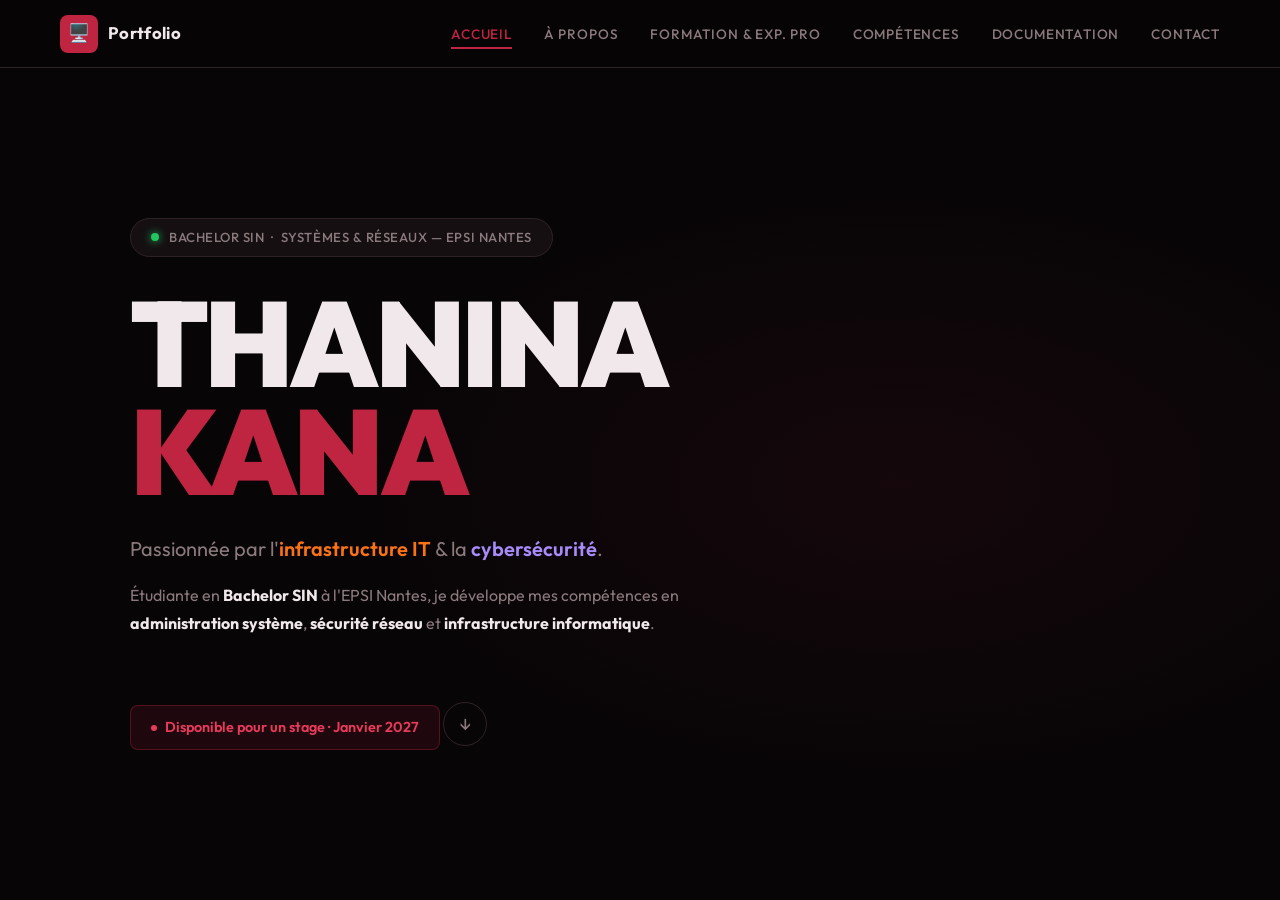
<file: index.html>
<!DOCTYPE html>
<html lang="fr">
<head>
    <meta charset="UTF-8">
    <meta name="viewport" content="width=device-width, initial-scale=1.0">
    <title>Thanina Kana — Accueil</title>
    <link href="https://fonts.googleapis.com/css2?family=Outfit:wght@300;400;500;600;700;800;900&family=JetBrains+Mono:wght@400;500&display=swap" rel="stylesheet">
    <link rel="stylesheet" href="style.css">
    <script async src="https://www.googletagmanager.com/gtag/js?id=G-7P7NPSGLMM"></script>
    <script>
      window.dataLayer = window.dataLayer || [];
      function gtag(){dataLayer.push(arguments);}
      gtag('js', new Date());
      gtag('config', 'G-7P7NPSGLMM');
    </script>
</head>
<body>

<nav>
    <a href="index.html" class="nav-logo">
        <div class="nav-logo-icon">🖥️</div>
        <span class="nav-logo-text">Portfolio</span>
    </a>
    <button class="hamburger" id="hamburger" aria-label="Menu"><span></span><span></span><span></span></button>
    <ul class="nav-links" id="nav-links">
        <li><a href="index.html" class="active">Accueil</a></li>
        <li><a href="Apropos.html">À propos</a></li>
        <li><a href="Formation.html">Formation &amp; Exp. Pro</a></li>
        <li><a href="Competences.html">Compétences</a></li>
        <li><a href="Documentation.html">Documentation</a></li>
        <li><a href="Contact.html">Contact</a></li>
    </ul>
</nav>

<section id="accueil" class="page-section">
    <div class="container">
        <div class="hero-badge">
            <span class="dot"></span>
            Bachelor SIN &nbsp;·&nbsp; Systèmes &amp; Réseaux — EPSI Nantes
        </div>
        <h1 class="hero-name">
            <span class="line1">THANINA</span>
            <span class="line2">KANA</span>
        </h1>
        <p class="hero-tagline">
            Passionnée par l'<span class="hl-orange">infrastructure IT</span> &amp; la <span class="hl-purple">cybersécurité</span>.
        </p>
        <p class="hero-desc">
            Étudiante en <strong>Bachelor SIN</strong> à l'EPSI Nantes, je développe mes compétences en
            <strong>administration système</strong>, <strong>sécurité réseau</strong> et <strong>infrastructure informatique</strong>.
        </p>
        <div class="hero-stage-badge">
            <span style="width:6px;height:6px;border-radius:50%;background:var(--accent2);display:inline-block;flex-shrink:0;"></span>
            Disponible pour un stage · Janvier 2027
        </div>
        <a href="Apropos.html" class="hero-scroll">↓</a>
    </div>
</section>

<script>
    const btn = document.getElementById('hamburger');
    const menu = document.getElementById('nav-links');
    btn.addEventListener('click', () => {
        btn.classList.toggle('open');
        menu.classList.toggle('open');
    });
    menu.querySelectorAll('a').forEach(a => {
        a.addEventListener('click', () => {
            btn.classList.remove('open');
            menu.classList.remove('open');
        });
    });
</script>
</body>
</html>
</file>
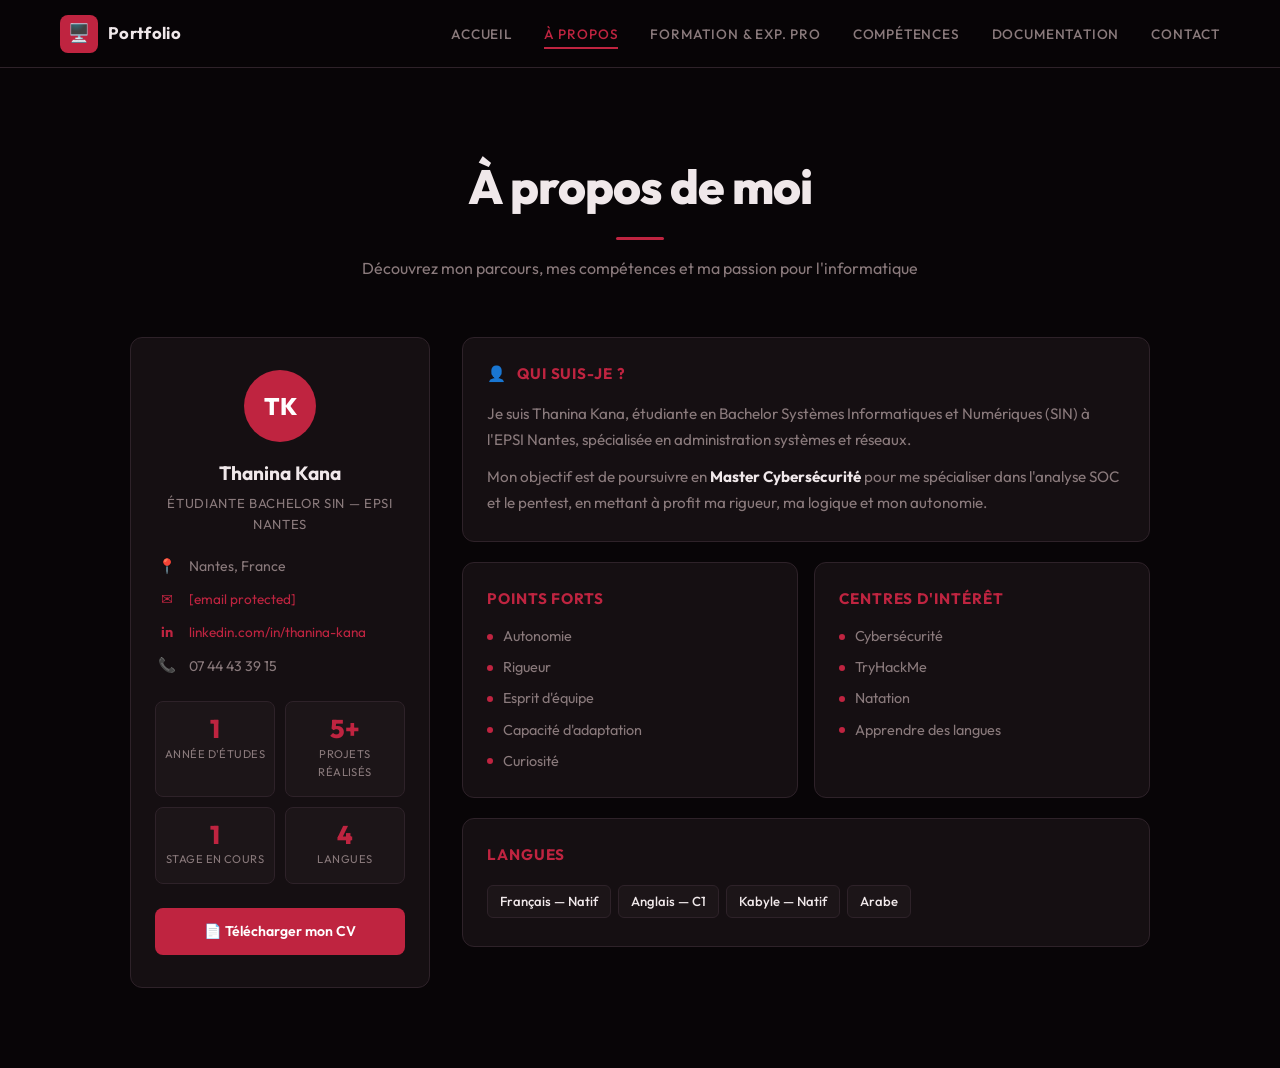
<file: Apropos.html>
<!DOCTYPE html>
<html lang="fr">
<head>
    <meta charset="UTF-8">
    <meta name="viewport" content="width=device-width, initial-scale=1.0">
    <title>Thanina Kana — À propos</title>
    <link href="https://fonts.googleapis.com/css2?family=Outfit:wght@300;400;500;600;700;800;900&family=JetBrains+Mono:wght@400;500&display=swap" rel="stylesheet">
    <link rel="stylesheet" href="style.css">
    <script async src="https://www.googletagmanager.com/gtag/js?id=G-7P7NPSGLMM"></script>
    <script>
      window.dataLayer = window.dataLayer || [];
      function gtag(){dataLayer.push(arguments);}
      gtag('js', new Date());
      gtag('config', 'G-7P7NPSGLMM');
    </script>
</head>
<body>

<nav>
    <a href="index.html" class="nav-logo">
        <div class="nav-logo-icon">🖥️</div>
        <span class="nav-logo-text">Portfolio</span>
    </a>
    <button class="hamburger" id="hamburger" aria-label="Menu"><span></span><span></span><span></span></button>
    <ul class="nav-links" id="nav-links">
        <li><a href="index.html">Accueil</a></li>
        <li><a href="Apropos.html" class="active">À propos</a></li>
        <li><a href="Formation.html">Formation &amp; Exp. Pro</a></li>
        <li><a href="Competences.html">Compétences</a></li>
        <li><a href="Documentation.html">Documentation</a></li>
        <li><a href="Contact.html">Contact</a></li>
    </ul>
</nav>

<section class="page-section">
    <div class="container">

        <div class="section-heading">
            <h2>À propos de moi</h2>
            <div class="underline"></div>
            <p>Découvrez mon parcours, mes compétences et ma passion pour l'informatique</p>
        </div>

        <div class="about-layout">

            <div class="profile-card">
                <div class="profile-avatar">TK</div>
                <div class="profile-name">Thanina Kana</div>
                <div class="profile-title">Étudiante Bachelor SIN — EPSI Nantes</div>

                <div class="profile-infos">
                    <div class="profile-info-row">
                        <span class="p-icon">📍</span>
                        Nantes, France
                    </div>
                    <div class="profile-info-row">
                        <span class="p-icon">✉</span>
                        <a href="/cdn-cgi/l/email-protection#1b6f737a7572757a707a757a2f5b7c767a727735787476"><span class="__cf_email__" data-cfemail="32465a535c5b5c5359535c530672555f535b5e1c515d5f">[email&#160;protected]</span></a>
                    </div>
                    <div class="profile-info-row">
                        <span class="p-icon">in</span>
                        <a href="https://www.linkedin.com/in/thanina-kana/" target="_blank" rel="noopener">linkedin.com/in/thanina-kana</a>
                    </div>
                    <div class="profile-info-row">
                        <span class="p-icon">📞</span>
                        07 44 43 39 15
                    </div>
                </div>

                <div class="stats-grid">
                    <div class="stat-box">
                        <div class="stat-num">1</div>
                        <div class="stat-label">Année d'études</div>
                    </div>
                    <div class="stat-box">
                        <div class="stat-num">5+</div>
                        <div class="stat-label">Projets réalisés</div>
                    </div>
                    <div class="stat-box">
                        <div class="stat-num">1</div>
                        <div class="stat-label">Stage en cours</div>
                    </div>
                    <div class="stat-box">
                        <div class="stat-num">4</div>
                        <div class="stat-label">Langues</div>
                    </div>
                </div>

                <a href="CV_Thanina_Kana.pdf" download="CV_Thanina_Kana.pdf" class="cv-download">
                    📄 Télécharger mon CV
                </a>
            </div>

            <div class="about-right">

                <div class="about-card">
                    <div class="about-card-title">
                        <div class="icon">👤</div>
                        Qui suis-je ?
                    </div>
                    <p>Je suis Thanina Kana, étudiante en Bachelor Systèmes Informatiques et Numériques (SIN) à l'EPSI Nantes, spécialisée en administration systèmes et réseaux.</p>
                    <p>Mon objectif est de poursuivre en <strong>Master Cybersécurité</strong> pour me spécialiser dans l'analyse SOC et le pentest, en mettant à profit ma rigueur, ma logique et mon autonomie.</p>
                </div>

                <div class="two-cols">
                    <div class="about-card">
                        <div class="about-card-title">Points forts</div>
                        <ul class="bullet-list">
                            <li>Autonomie</li>
                            <li>Rigueur</li>
                            <li>Esprit d'équipe</li>
                            <li>Capacité d'adaptation</li>
                            <li>Curiosité</li>
                        </ul>
                    </div>
                    <div class="about-card">
                        <div class="about-card-title">Centres d'intérêt</div>
                        <ul class="bullet-list">
                            <li>Cybersécurité</li>
                            <li>TryHackMe</li>
                            <li>Natation</li>
                            <li>Apprendre des langues</li>
                        </ul>
                    </div>
                </div>

                <div class="about-card">
                    <div class="about-card-title">Langues</div>
                    <div>
                        <span class="lang-tag">Français — Natif</span>
                        <span class="lang-tag">Anglais — C1</span>
                        <span class="lang-tag">Kabyle — Natif</span>
                        <span class="lang-tag">Arabe</span>
                    </div>
                </div>

            </div>
        </div>
    </div>
</section>
</body>
</html>
</file>
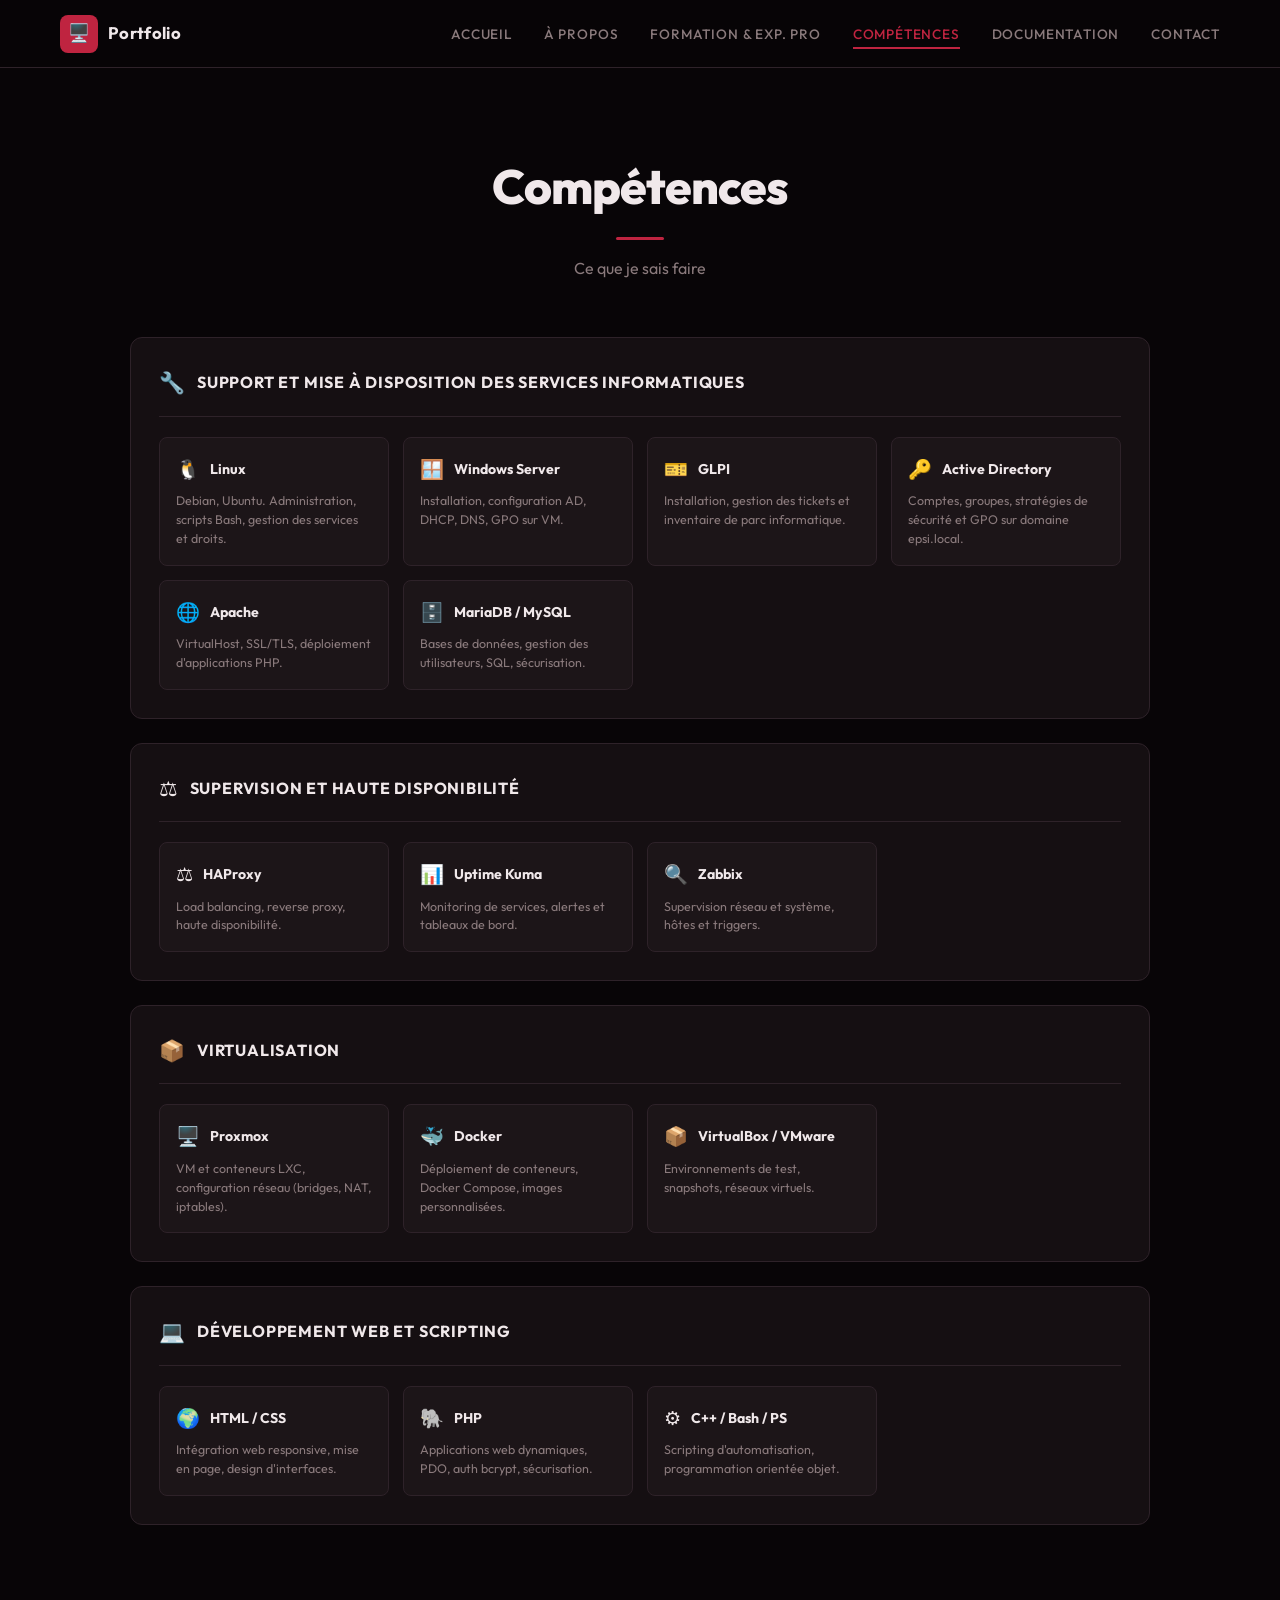
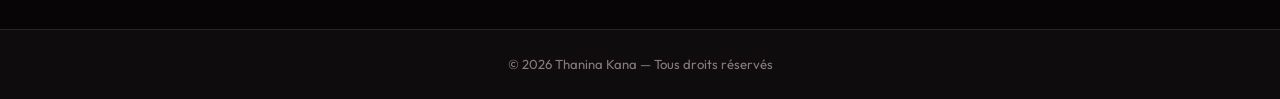
<file: Competences.html>
<!DOCTYPE html>
<html lang="fr">
<head>
    <meta charset="UTF-8">
    <meta name="viewport" content="width=device-width, initial-scale=1.0">
    <title>Thanina Kana — Compétences</title>
    <link href="https://fonts.googleapis.com/css2?family=Outfit:wght@300;400;500;600;700;800;900&family=JetBrains+Mono:wght@400;500&display=swap" rel="stylesheet">
    <link rel="stylesheet" href="style.css">
    <script async src="https://www.googletagmanager.com/gtag/js?id=G-7P7NPSGLMM"></script>
    <script>
      window.dataLayer = window.dataLayer || [];
      function gtag(){dataLayer.push(arguments);}
      gtag('js', new Date());
      gtag('config', 'G-7P7NPSGLMM');
    </script>
</head>
<body>

<nav>
    <a href="index.html" class="nav-logo">
        <div class="nav-logo-icon">🖥️</div>
        <span class="nav-logo-text">Portfolio</span>
    </a>
    <button class="hamburger" id="hamburger" aria-label="Menu"><span></span><span></span><span></span></button>
    <ul class="nav-links" id="nav-links">
        <li><a href="index.html">Accueil</a></li>
        <li><a href="Apropos.html">À propos</a></li>
        <li><a href="Formation.html">Formation &amp; Exp. Pro</a></li>
        <li><a href="Competences.html" class="active">Compétences</a></li>
        <li><a href="Documentation.html">Documentation</a></li>
        <li><a href="Contact.html">Contact</a></li>
    </ul>
</nav>

<section class="page-section">
    <div class="container">

        <div class="section-heading">
            <h2>Compétences</h2>
            <div class="underline"></div>
            <p>Ce que je sais faire</p>
        </div>

        <div class="competences-block">
            <div class="comp-block-header">
                <div class="comp-block-icon">🔧</div>
                <div class="comp-block-title">Support et mise à disposition des services informatiques</div>
            </div>
            <div class="comp-cards-grid">
                <div class="comp-card">
                    <div class="comp-card-header"><div class="comp-card-logo">🐧</div><div class="comp-card-name">Linux</div></div>
                    <div class="comp-card-desc">Debian, Ubuntu. Administration, scripts Bash, gestion des services et droits.</div>
                </div>
                <div class="comp-card">
                    <div class="comp-card-header"><div class="comp-card-logo">🪟</div><div class="comp-card-name">Windows Server</div></div>
                    <div class="comp-card-desc">Installation, configuration AD, DHCP, DNS, GPO sur VM.</div>
                </div>
                <div class="comp-card">
                    <div class="comp-card-header"><div class="comp-card-logo">🎫</div><div class="comp-card-name">GLPI</div></div>
                    <div class="comp-card-desc">Installation, gestion des tickets et inventaire de parc informatique.</div>
                </div>
                <div class="comp-card">
                    <div class="comp-card-header"><div class="comp-card-logo">🔑</div><div class="comp-card-name">Active Directory</div></div>
                    <div class="comp-card-desc">Comptes, groupes, stratégies de sécurité et GPO sur domaine epsi.local.</div>
                </div>
                <div class="comp-card">
                    <div class="comp-card-header"><div class="comp-card-logo">🌐</div><div class="comp-card-name">Apache</div></div>
                    <div class="comp-card-desc">VirtualHost, SSL/TLS, déploiement d'applications PHP.</div>
                </div>
                <div class="comp-card">
                    <div class="comp-card-header"><div class="comp-card-logo">🗄️</div><div class="comp-card-name">MariaDB / MySQL</div></div>
                    <div class="comp-card-desc">Bases de données, gestion des utilisateurs, SQL, sécurisation.</div>
                </div>
            </div>
        </div>

        <div class="competences-block">
            <div class="comp-block-header">
                <div class="comp-block-icon">⚖️</div>
                <div class="comp-block-title">Supervision et haute disponibilité</div>
            </div>
            <div class="comp-cards-grid">
                <div class="comp-card">
                    <div class="comp-card-header"><div class="comp-card-logo">⚖️</div><div class="comp-card-name">HAProxy</div></div>
                    <div class="comp-card-desc">Load balancing, reverse proxy, haute disponibilité.</div>
                </div>
                <div class="comp-card">
                    <div class="comp-card-header"><div class="comp-card-logo">📊</div><div class="comp-card-name">Uptime Kuma</div></div>
                    <div class="comp-card-desc">Monitoring de services, alertes et tableaux de bord.</div>
                </div>
                <div class="comp-card">
                    <div class="comp-card-header"><div class="comp-card-logo">🔍</div><div class="comp-card-name">Zabbix</div></div>
                    <div class="comp-card-desc">Supervision réseau et système, hôtes et triggers.</div>
                </div>
            </div>
        </div>

        <div class="competences-block">
            <div class="comp-block-header">
                <div class="comp-block-icon">📦</div>
                <div class="comp-block-title">Virtualisation</div>
            </div>
            <div class="comp-cards-grid">
                <div class="comp-card">
                    <div class="comp-card-header"><div class="comp-card-logo">🖥️</div><div class="comp-card-name">Proxmox</div></div>
                    <div class="comp-card-desc">VM et conteneurs LXC, configuration réseau (bridges, NAT, iptables).</div>
                </div>
                <div class="comp-card">
                    <div class="comp-card-header"><div class="comp-card-logo">🐳</div><div class="comp-card-name">Docker</div></div>
                    <div class="comp-card-desc">Déploiement de conteneurs, Docker Compose, images personnalisées.</div>
                </div>
                <div class="comp-card">
                    <div class="comp-card-header"><div class="comp-card-logo">📦</div><div class="comp-card-name">VirtualBox / VMware</div></div>
                    <div class="comp-card-desc">Environnements de test, snapshots, réseaux virtuels.</div>
                </div>
            </div>
        </div>

        <div class="competences-block">
            <div class="comp-block-header">
                <div class="comp-block-icon">💻</div>
                <div class="comp-block-title">Développement web et scripting</div>
            </div>
            <div class="comp-cards-grid">
                <div class="comp-card">
                    <div class="comp-card-header"><div class="comp-card-logo">🌍</div><div class="comp-card-name">HTML / CSS</div></div>
                    <div class="comp-card-desc">Intégration web responsive, mise en page, design d'interfaces.</div>
                </div>
                <div class="comp-card">
                    <div class="comp-card-header"><div class="comp-card-logo">🐘</div><div class="comp-card-name">PHP</div></div>
                    <div class="comp-card-desc">Applications web dynamiques, PDO, auth bcrypt, sécurisation.</div>
                </div>
                <div class="comp-card">
                    <div class="comp-card-header"><div class="comp-card-logo">⚙️</div><div class="comp-card-name">C++ / Bash / PS</div></div>
                    <div class="comp-card-desc">Scripting d'automatisation, programmation orientée objet.</div>
                </div>
            </div>
        </div>

    </div>
</section>

<footer>
    <div class="footer-copy">© 2026 Thanina Kana — Tous droits réservés</div>
</footer>

<script>
    const btn = document.getElementById('hamburger');
    const menu = document.getElementById('nav-links');
    btn.addEventListener('click', () => {
        btn.classList.toggle('open');
        menu.classList.toggle('open');
    });
    // Fermer le menu quand on clique un lien
    menu.querySelectorAll('a').forEach(a => {
        a.addEventListener('click', () => {
            btn.classList.remove('open');
            menu.classList.remove('open');
        });
    });
</script>
</body>
</html>
</file>
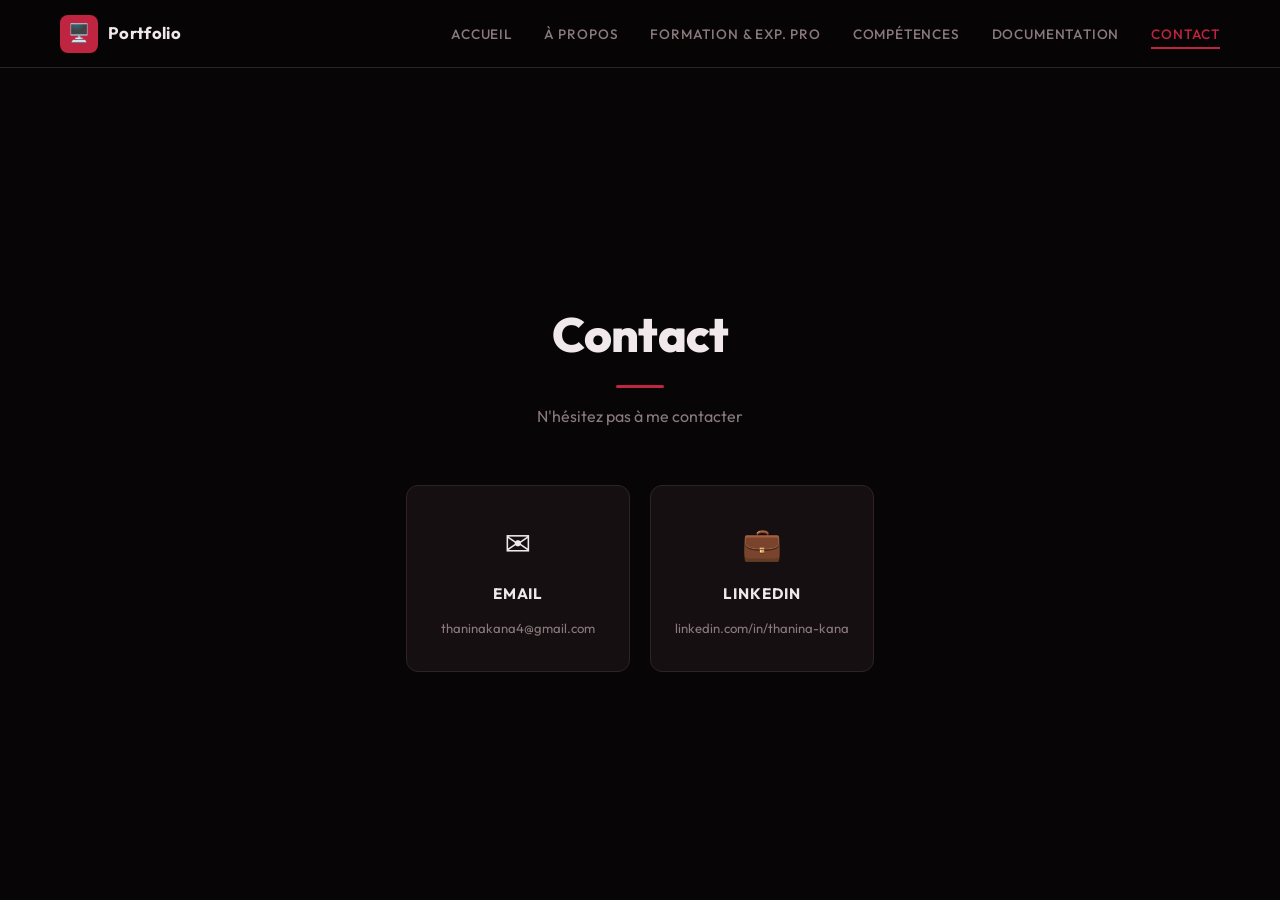
<file: Contact.html>
<!DOCTYPE html>
<html lang="fr">
<head>
    <meta charset="UTF-8">
    <meta name="viewport" content="width=device-width, initial-scale=1.0">
    <title>Thanina Kana — Contact</title>
    <link href="https://fonts.googleapis.com/css2?family=Outfit:wght@300;400;500;600;700;800;900&family=JetBrains+Mono:wght@400;500&display=swap" rel="stylesheet">
    <link rel="stylesheet" href="style.css">
    <script async src="https://www.googletagmanager.com/gtag/js?id=G-7P7NPSGLMM"></script>
    <script>
      window.dataLayer = window.dataLayer || [];
      function gtag(){dataLayer.push(arguments);}
      gtag('js', new Date());
      gtag('config', 'G-7P7NPSGLMM');
    </script>
</head>
<body>

<nav>
    <a href="index.html" class="nav-logo">
        <div class="nav-logo-icon">🖥️</div>
        <span class="nav-logo-text">Portfolio</span>
    </a>
    <button class="hamburger" id="hamburger" aria-label="Menu"><span></span><span></span><span></span></button>
    <ul class="nav-links" id="nav-links">
        <li><a href="index.html">Accueil</a></li>
        <li><a href="Apropos.html">À propos</a></li>
        <li><a href="Formation.html">Formation &amp; Exp. Pro</a></li>
        <li><a href="Competences.html">Compétences</a></li>
        <li><a href="Documentation.html">Documentation</a></li>
        <li><a href="Contact.html" class="active">Contact</a></li>
    </ul>
</nav>

<section class="page-section" style="display:flex; align-items:center;">
    <div class="container">

        <div class="section-heading">
            <h2>Contact</h2>
            <div class="underline"></div>
            <p>N'hésitez pas à me contacter</p>
        </div>

        <div class="contact-wrapper">
            <div class="contact-grid">

                <a href="mailto:thaninakana4@gmail.com" class="contact-card">
                    <div class="contact-card-icon">✉️</div>
                    <div class="contact-card-title">Email</div>
                    <div class="contact-card-sub">thaninakana4@gmail.com</div>
                </a>

                <a href="https://www.linkedin.com/in/thanina-kana/" target="_blank" rel="noopener" class="contact-card">
                    <div class="contact-card-icon">💼</div>
                    <div class="contact-card-title">LinkedIn</div>
                    <div class="contact-card-sub">linkedin.com/in/thanina-kana</div>
                </a>

            </div>
        </div>

        </div>
</section>
</body>
</html>
</file>
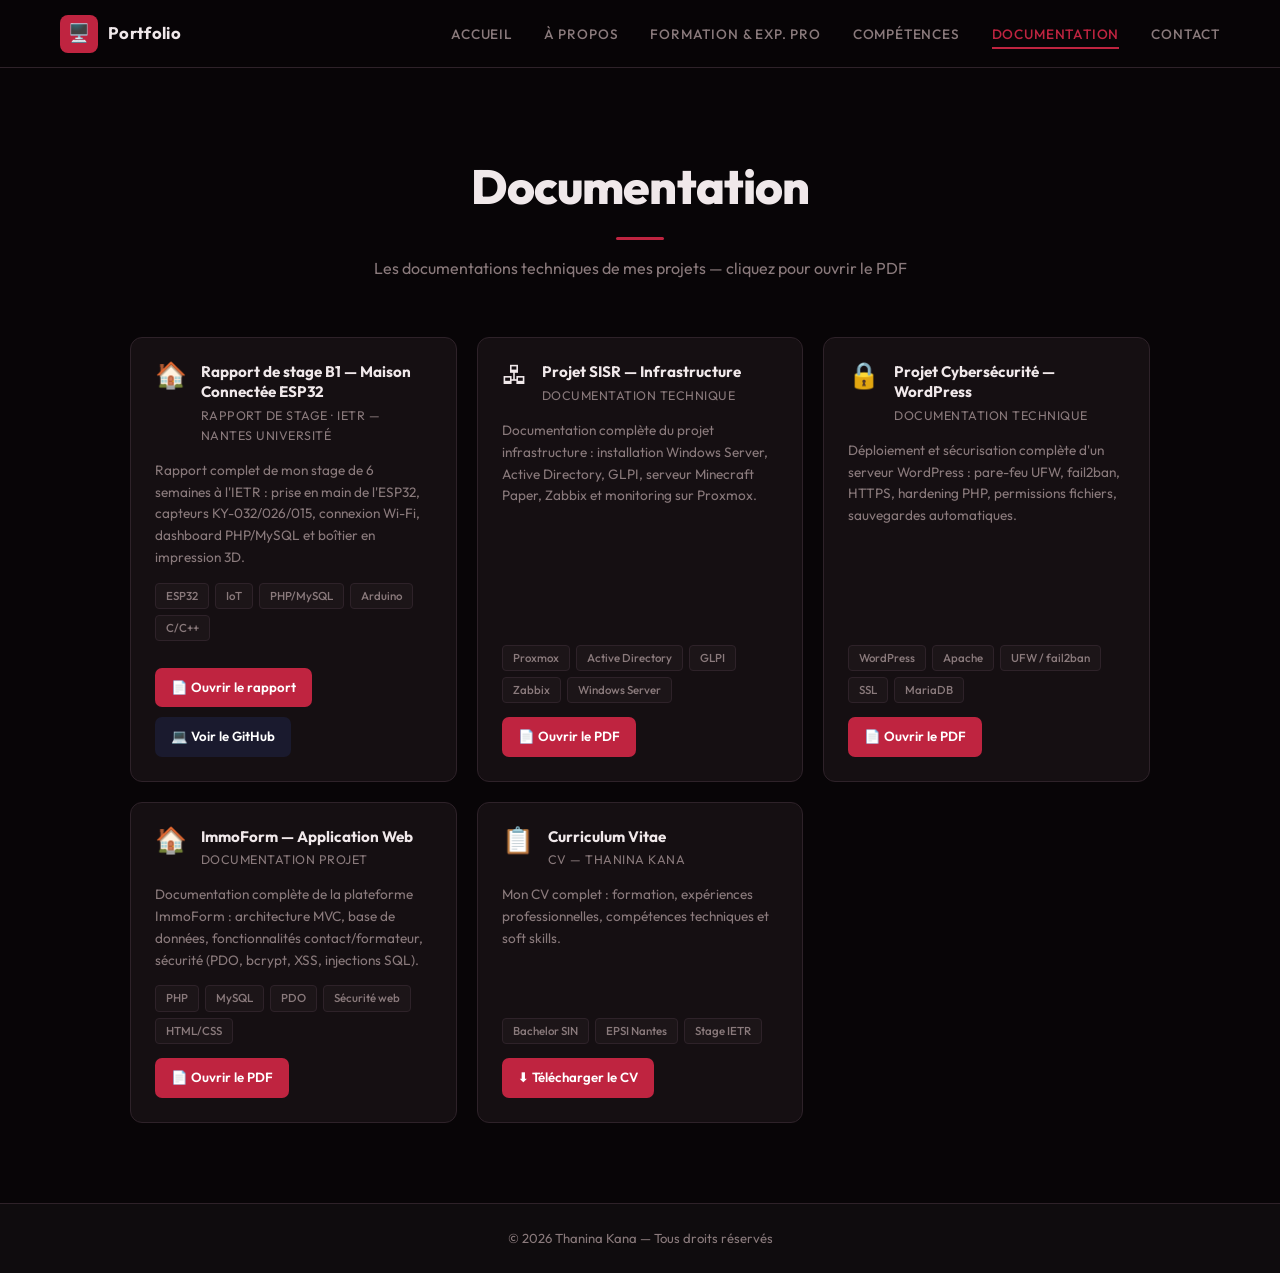
<file: Documentation.html>
<!DOCTYPE html>
<html lang="fr">
<head>
    <meta charset="UTF-8">
    <meta name="viewport" content="width=device-width, initial-scale=1.0">
    <title>Thanina Kana — Documentation</title>
    <link href="https://fonts.googleapis.com/css2?family=Outfit:wght@300;400;500;600;700;800;900&family=JetBrains+Mono:wght@400;500&display=swap" rel="stylesheet">
    <link rel="stylesheet" href="style.css">
    <script async src="https://www.googletagmanager.com/gtag/js?id=G-7P7NPSGLMM"></script>
    <script>
      window.dataLayer = window.dataLayer || [];
      function gtag(){dataLayer.push(arguments);}
      gtag('js', new Date());
      gtag('config', 'G-7P7NPSGLMM');
    </script>
</head>
<body>

<nav>
    <a href="index.html" class="nav-logo">
        <div class="nav-logo-icon">🖥️</div>
        <span class="nav-logo-text">Portfolio</span>
    </a>
    <button class="hamburger" id="hamburger" aria-label="Menu"><span></span><span></span><span></span></button>
    <ul class="nav-links" id="nav-links">
        <li><a href="index.html">Accueil</a></li>
        <li><a href="Apropos.html">À propos</a></li>
        <li><a href="Formation.html">Formation &amp; Exp. Pro</a></li>
        <li><a href="Competences.html">Compétences</a></li>
        <li><a href="Documentation.html" class="active">Documentation</a></li>
        <li><a href="Contact.html">Contact</a></li>
    </ul>
</nav>

<section class="page-section">
    <div class="container">

        <div class="section-heading">
            <h2>Documentation</h2>
            <div class="underline"></div>
            <p>Les documentations techniques de mes projets — cliquez pour ouvrir le PDF</p>
        </div>

        <div class="docs-grid">

            <div class="doc-card">
                <div class="doc-card-header">
                    <div class="doc-icon">🏠</div>
                    <div>
                        <div class="doc-title">Rapport de stage B1 — Maison Connectée ESP32</div>
                        <div class="doc-type">Rapport de Stage · IETR — Nantes Université</div>
                    </div>
                </div>
                <div class="doc-desc">Rapport complet de mon stage de 6 semaines à l'IETR : prise en main de l'ESP32, capteurs KY-032/026/015, connexion Wi-Fi, dashboard PHP/MySQL et boîtier en impression 3D.</div>
                <div class="doc-tags">
                    <span class="doc-tag">ESP32</span>
                    <span class="doc-tag">IoT</span>
                    <span class="doc-tag">PHP/MySQL</span>
                    <span class="doc-tag">Arduino</span>
                    <span class="doc-tag">C/C++</span>
                </div>
                <div style="display:flex; gap:10px; flex-wrap:wrap; margin-top:0.8rem;">
                    <a href="rapport_stage_B1.pdf" target="_blank" class="doc-dl-btn">📄 Ouvrir le rapport</a>
                    <a href="https://github.com/thanina-kana/maison-connectee-ESP32" target="_blank" rel="noopener" class="doc-dl-btn" style="background:#1a1a2e; color:#fff;">💻 Voir le GitHub</a>
                </div>
            </div>

            <div class="doc-card">
                <div class="doc-card-header">
                    <div class="doc-icon">🖧</div>
                    <div>
                        <div class="doc-title">Projet SISR — Infrastructure</div>
                        <div class="doc-type">Documentation Technique</div>
                    </div>
                </div>
                <div class="doc-desc">Documentation complète du projet infrastructure : installation Windows Server, Active Directory, GLPI, serveur Minecraft Paper, Zabbix et monitoring sur Proxmox.</div>
                <div class="doc-tags">
                    <span class="doc-tag">Proxmox</span>
                    <span class="doc-tag">Active Directory</span>
                    <span class="doc-tag">GLPI</span>
                    <span class="doc-tag">Zabbix</span>
                    <span class="doc-tag">Windows Server</span>
                </div>
                <a href="Projet_SISR.pdf" target="_blank" class="doc-dl-btn">📄 Ouvrir le PDF</a>
            </div>

            <div class="doc-card">
                <div class="doc-card-header">
                    <div class="doc-icon">🔒</div>
                    <div>
                        <div class="doc-title">Projet Cybersécurité — WordPress</div>
                        <div class="doc-type">Documentation Technique</div>
                    </div>
                </div>
                <div class="doc-desc">Déploiement et sécurisation complète d'un serveur WordPress : pare-feu UFW, fail2ban, HTTPS, hardening PHP, permissions fichiers, sauvegardes automatiques.</div>
                <div class="doc-tags">
                    <span class="doc-tag">WordPress</span>
                    <span class="doc-tag">Apache</span>
                    <span class="doc-tag">UFW / fail2ban</span>
                    <span class="doc-tag">SSL</span>
                    <span class="doc-tag">MariaDB</span>
                </div>
                <a href="ThaninaKana-B1-Cyber.pdf" target="_blank" class="doc-dl-btn">📄 Ouvrir le PDF</a>
            </div>

            <div class="doc-card">
                <div class="doc-card-header">
                    <div class="doc-icon">🏠</div>
                    <div>
                        <div class="doc-title">ImmoForm — Application Web</div>
                        <div class="doc-type">Documentation Projet</div>
                    </div>
                </div>
                <div class="doc-desc">Documentation complète de la plateforme ImmoForm : architecture MVC, base de données, fonctionnalités contact/formateur, sécurité (PDO, bcrypt, XSS, injections SQL).</div>
                <div class="doc-tags">
                    <span class="doc-tag">PHP</span>
                    <span class="doc-tag">MySQL</span>
                    <span class="doc-tag">PDO</span>
                    <span class="doc-tag">Sécurité web</span>
                    <span class="doc-tag">HTML/CSS</span>
                </div>
                <a href="immoform_V2.pdf" target="_blank" class="doc-dl-btn">📄 Ouvrir le PDF</a>
            </div>

            <div class="doc-card">
                <div class="doc-card-header">
                    <div class="doc-icon">📋</div>
                    <div>
                        <div class="doc-title">Curriculum Vitae</div>
                        <div class="doc-type">CV — Thanina Kana</div>
                    </div>
                </div>
                <div class="doc-desc">Mon CV complet : formation, expériences professionnelles, compétences techniques et soft skills.</div>
                <div class="doc-tags">
                    <span class="doc-tag">Bachelor SIN</span>
                    <span class="doc-tag">EPSI Nantes</span>
                    <span class="doc-tag">Stage IETR</span>
                </div>
                <a href="CV_Thanina_Kana.pdf" download="CV_Thanina_Kana.pdf" class="doc-dl-btn">⬇ Télécharger le CV</a>
            </div>

        </div>
    </div>
</section>

<footer>
    <div class="footer-copy">© 2026 Thanina Kana — Tous droits réservés</div>
</footer>

<script>
    const btn = document.getElementById('hamburger');
    const menu = document.getElementById('nav-links');
    btn.addEventListener('click', () => {
        btn.classList.toggle('open');
        menu.classList.toggle('open');
    });
    menu.querySelectorAll('a').forEach(a => {
        a.addEventListener('click', () => {
            btn.classList.remove('open');
            menu.classList.remove('open');
        });
    });
</script>
</body>
</html>
</file>
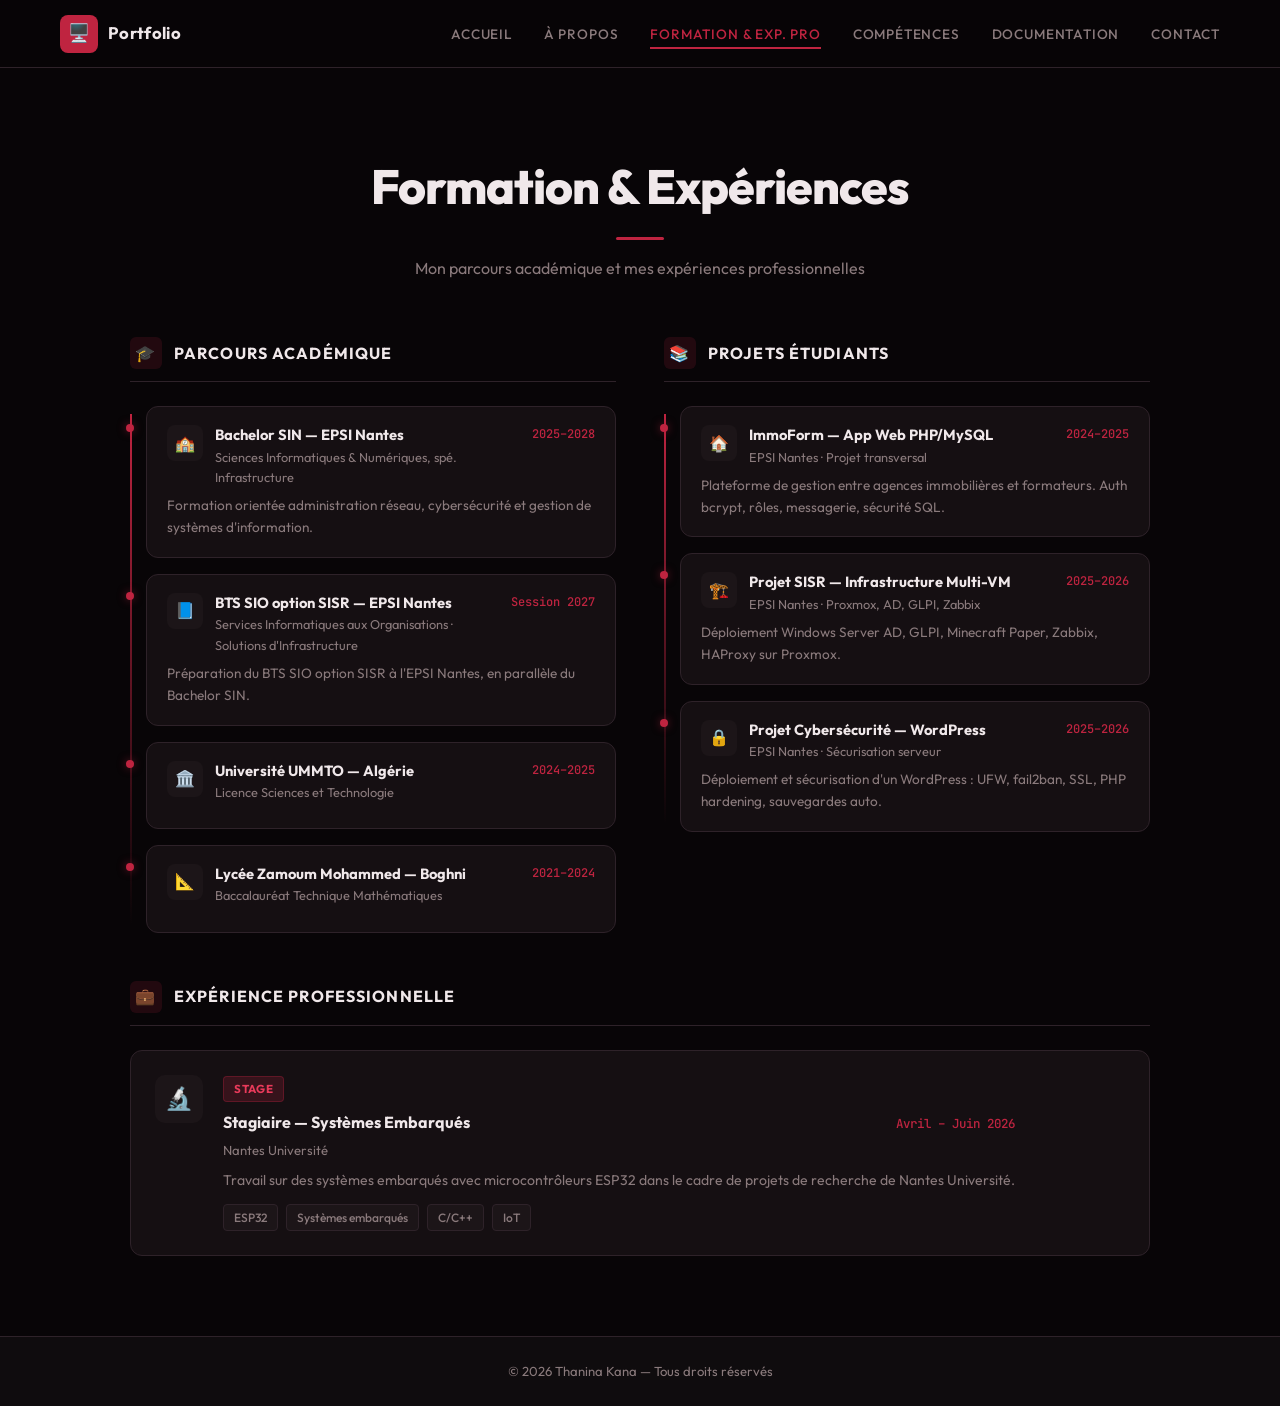
<file: Formation.html>
<!DOCTYPE html>
<html lang="fr">
<head>
    <meta charset="UTF-8">
    <meta name="viewport" content="width=device-width, initial-scale=1.0">
    <title>Thanina Kana — Formation &amp; Exp. Pro</title>
    <link href="https://fonts.googleapis.com/css2?family=Outfit:wght@300;400;500;600;700;800;900&family=JetBrains+Mono:wght@400;500&display=swap" rel="stylesheet">
    <link rel="stylesheet" href="style.css">
    <script async src="https://www.googletagmanager.com/gtag/js?id=G-7P7NPSGLMM"></script>
    <script>
      window.dataLayer = window.dataLayer || [];
      function gtag(){dataLayer.push(arguments);}
      gtag('js', new Date());
      gtag('config', 'G-7P7NPSGLMM');
    </script>
</head>
<body>

<nav>
    <a href="index.html" class="nav-logo">
        <div class="nav-logo-icon">🖥️</div>
        <span class="nav-logo-text">Portfolio</span>
    </a>
    <button class="hamburger" id="hamburger" aria-label="Menu"><span></span><span></span><span></span></button>
    <ul class="nav-links" id="nav-links">
        <li><a href="index.html">Accueil</a></li>
        <li><a href="Apropos.html">À propos</a></li>
        <li><a href="Formation.html" class="active">Formation &amp; Exp. Pro</a></li>
        <li><a href="Competences.html">Compétences</a></li>
        <li><a href="Documentation.html">Documentation</a></li>
        <li><a href="Contact.html">Contact</a></li>
    </ul>
</nav>

<section class="page-section">
    <div class="container">

        <div class="section-heading">
            <h2>Formation &amp; Expériences</h2>
            <div class="underline"></div>
            <p>Mon parcours académique et mes expériences professionnelles</p>
        </div>

        <div class="formation-layout">

            <div>
                <div class="formation-section-title">
                    <div class="fsicon">🎓</div>
                    Parcours Académique
                </div>
                <div class="timeline">

                    <div class="tl-item">
                        <div class="tl-card">
                            <div class="tl-header">
                                <div class="tl-logo">🏫</div>
                                <div class="tl-info">
                                    <div class="tl-title">Bachelor SIN — EPSI Nantes</div>
                                    <div class="tl-sub">Sciences Informatiques &amp; Numériques, spé. Infrastructure</div>
                                </div>
                                <div class="tl-date">2025–2028</div>
                            </div>
                            <div class="tl-desc">Formation orientée administration réseau, cybersécurité et gestion de systèmes d'information.</div>
                        </div>
                    </div>


                    <div class="tl-item">
                        <div class="tl-card">
                            <div class="tl-header">
                                <div class="tl-logo">📘</div>
                                <div class="tl-info">
                                    <div class="tl-title">BTS SIO option SISR — EPSI Nantes</div>
                                    <div class="tl-sub">Services Informatiques aux Organisations · Solutions d'Infrastructure</div>
                                </div>
                                <div class="tl-date">Session 2027</div>
                            </div>
                            <div class="tl-desc">Préparation du BTS SIO option SISR à l'EPSI Nantes, en parallèle du Bachelor SIN.</div>
                        </div>
                    </div>

                    <div class="tl-item">
                        <div class="tl-card">
                            <div class="tl-header">
                                <div class="tl-logo">🏛️</div>
                                <div class="tl-info">
                                    <div class="tl-title">Université UMMTO — Algérie</div>
                                    <div class="tl-sub">Licence Sciences et Technologie</div>
                                </div>
                                <div class="tl-date">2024–2025</div>
                            </div>
                        </div>
                    </div>

                    <div class="tl-item">
                        <div class="tl-card">
                            <div class="tl-header">
                                <div class="tl-logo">📐</div>
                                <div class="tl-info">
                                    <div class="tl-title">Lycée Zamoum Mohammed — Boghni</div>
                                    <div class="tl-sub">Baccalauréat Technique Mathématiques</div>
                                </div>
                                <div class="tl-date">2021–2024</div>
                            </div>
                        </div>
                    </div>

                </div>
            </div>

            <div>
                <div class="formation-section-title">
                    <div class="fsicon">📚</div>
                    Projets Étudiants
                </div>
                <div class="timeline">

                    <div class="tl-item">
                        <div class="tl-card">
                            <div class="tl-header">
                                <div class="tl-logo">🏠</div>
                                <div class="tl-info">
                                    <div class="tl-title">ImmoForm — App Web PHP/MySQL</div>
                                    <div class="tl-sub">EPSI Nantes · Projet transversal</div>
                                </div>
                                <div class="tl-date">2024–2025</div>
                            </div>
                            <div class="tl-desc">Plateforme de gestion entre agences immobilières et formateurs. Auth bcrypt, rôles, messagerie, sécurité SQL.</div>
                        </div>
                    </div>

                    <div class="tl-item">
                        <div class="tl-card">
                            <div class="tl-header">
                                <div class="tl-logo">🏗️</div>
                                <div class="tl-info">
                                    <div class="tl-title">Projet SISR — Infrastructure Multi-VM</div>
                                    <div class="tl-sub">EPSI Nantes · Proxmox, AD, GLPI, Zabbix</div>
                                </div>
                                <div class="tl-date">2025–2026</div>
                            </div>
                            <div class="tl-desc">Déploiement Windows Server AD, GLPI, Minecraft Paper, Zabbix, HAProxy sur Proxmox.</div>
                        </div>
                    </div>

                    <div class="tl-item">
                        <div class="tl-card">
                            <div class="tl-header">
                                <div class="tl-logo">🔒</div>
                                <div class="tl-info">
                                    <div class="tl-title">Projet Cybersécurité — WordPress</div>
                                    <div class="tl-sub">EPSI Nantes · Sécurisation serveur</div>
                                </div>
                                <div class="tl-date">2025–2026</div>
                            </div>
                            <div class="tl-desc">Déploiement et sécurisation d'un WordPress : UFW, fail2ban, SSL, PHP hardening, sauvegardes auto.</div>
                        </div>
                    </div>

                </div>
            </div>

        </div>

        <div>
            <div class="formation-section-title" style="margin-top:1rem;">
                <div class="fsicon">💼</div>
                Expérience Professionnelle
            </div>
            <div class="exp-list">
                <div class="exp-card">
                    <div class="exp-logo">🔬</div>
                    <div>
                        <div class="exp-badge badge-stage">Stage</div>
                        <div class="exp-title-row">
                            <div class="exp-title">Stagiaire — Systèmes Embarqués</div>
                            <div class="exp-date">Avril – Juin 2026</div>
                        </div>
                        <div class="exp-place">Nantes Université</div>
                        <div class="exp-desc">Travail sur des systèmes embarqués avec microcontrôleurs ESP32 dans le cadre de projets de recherche de Nantes Université.</div>
                        <div class="exp-tags">
                            <span class="exp-tag">ESP32</span>
                            <span class="exp-tag">Systèmes embarqués</span>
                            <span class="exp-tag">C/C++</span>
                            <span class="exp-tag">IoT</span>
                        </div>
                    </div>
                </div>
            </div>
        </div>

    </div>
</section>

<footer>
    <div class="footer-copy">© 2026 Thanina Kana — Tous droits réservés</div>
</footer>

<script>
    const btn = document.getElementById('hamburger');
    const menu = document.getElementById('nav-links');
    btn.addEventListener('click', () => {
        btn.classList.toggle('open');
        menu.classList.toggle('open');
    });
    // Fermer le menu quand on clique un lien
    menu.querySelectorAll('a').forEach(a => {
        a.addEventListener('click', () => {
            btn.classList.remove('open');
            menu.classList.remove('open');
        });
    });
</script>
</body>
</html>
</file>
<file: style.css>
/* ===================================================
   THANINA KANA — PORTFOLIO — Dark Bordeaux Theme
   Fonts: Outfit (Google Fonts)
   =================================================== */

@import url('https://fonts.googleapis.com/css2?family=Outfit:wght@300;400;500;600;700;800;900&family=JetBrains+Mono:wght@400;500&display=swap');

/* ─── TOKENS ─────────────────────────────────────── */
:root {
  --bg:       #080507;
  --bg2:      #0f0c0e;
  --card:     #150f12;
  --card2:    #1c1518;
  --border:   #2e2229;
  --accent:   #bf2440;
  --accent2:  #e83a5a;
  --text:     #f0e8ea;
  --muted:    #8a7a7c;
  --faint:    #3a2d30;
  --radius:   12px;
  --nav-h:    68px;
  color-scheme: dark;
}

/* ─── RESET ──────────────────────────────────────── */
*, *::before, *::after { box-sizing: border-box; margin: 0; padding: 0; }

html { scroll-behavior: smooth; }

body {
  font-family: 'Outfit', system-ui, sans-serif;
  background: var(--bg);
  color: var(--text);
  line-height: 1.6;
  font-size: 16px;
  -webkit-font-smoothing: antialiased;
}

a { color: inherit; text-decoration: none; }
img { max-width: 100%; display: block; }
ul { list-style: none; }

/* ─── NAV ─────────────────────────────────────────── */
nav {
  position: sticky;
  top: 0;
  z-index: 100;
  height: var(--nav-h);
  display: flex;
  align-items: center;
  justify-content: space-between;
  padding: 0 clamp(20px, 5vw, 60px);
  background: rgba(8,5,7,0.92);
  backdrop-filter: blur(12px);
  -webkit-backdrop-filter: blur(12px);
  border-bottom: 1px solid var(--border);
}

.nav-logo {
  display: flex;
  align-items: center;
  gap: 10px;
  font-weight: 700;
  font-size: 1.05rem;
  letter-spacing: .02em;
}

.nav-logo-icon {
  width: 38px;
  height: 38px;
  background: var(--accent);
  border-radius: 8px;
  display: grid;
  place-items: center;
  font-size: 1.1rem;
  flex-shrink: 0;
}

.nav-logo-text { color: var(--text); }

.nav-links {
  display: flex;
  gap: 32px;
  align-items: center;
}

.nav-links a {
  font-size: 0.85rem;
  font-weight: 500;
  color: var(--muted);
  letter-spacing: .06em;
  text-transform: uppercase;
  transition: color .2s;
  padding: 4px 0;
  position: relative;
}

.nav-links a::after {
  content: '';
  position: absolute;
  left: 0; bottom: -2px;
  width: 0; height: 2px;
  background: var(--accent);
  transition: width .2s;
}

.nav-links a:hover,
.nav-links a.active { color: var(--text); }

.nav-links a:hover::after,
.nav-links a.active::after { width: 100%; }

.nav-links a.active { color: var(--accent); }

/* Hamburger */
.hamburger {
  display: none;
  flex-direction: column;
  gap: 5px;
  background: none;
  border: none;
  cursor: pointer;
  padding: 6px;
}

.hamburger span {
  display: block;
  width: 24px;
  height: 2px;
  background: var(--text);
  border-radius: 2px;
  transition: all .25s;
}

.hamburger.open span:nth-child(1) { transform: translateY(7px) rotate(45deg); }
.hamburger.open span:nth-child(2) { opacity: 0; }
.hamburger.open span:nth-child(3) { transform: translateY(-7px) rotate(-45deg); }

/* ─── SECTIONS ───────────────────────────────────── */
.page-section {
  min-height: calc(100vh - var(--nav-h));
  padding: 80px 0;
}

.container {
  max-width: 1100px;
  margin: 0 auto;
  padding: 0 clamp(20px, 5vw, 40px);
}

/* ─── SECTION HEADING ────────────────────────────── */
.section-heading {
  text-align: center;
  margin-bottom: 56px;
}

.section-heading h2 {
  font-size: clamp(2rem, 5vw, 3rem);
  font-weight: 800;
  letter-spacing: -.02em;
  margin-bottom: 12px;
}

.section-heading .underline {
  width: 48px;
  height: 3px;
  background: var(--accent);
  margin: 0 auto 16px;
  border-radius: 2px;
}

.section-heading p {
  color: var(--muted);
  font-size: 1rem;
}

/* ─── HERO ───────────────────────────────────────── */
#accueil {
  display: flex;
  align-items: center;
  position: relative;
  overflow: hidden;
  background:
    radial-gradient(ellipse 60% 50% at 70% 50%, rgba(191,36,64,0.07) 0%, transparent 70%),
    var(--bg);
}

#accueil .container {
  width: 100%;
  padding-top: 40px;
  padding-bottom: 40px;
}

.hero-badge {
  display: inline-flex;
  align-items: center;
  gap: 10px;
  background: var(--card);
  border: 1px solid var(--border);
  border-radius: 40px;
  padding: 8px 20px;
  font-size: 0.82rem;
  font-weight: 500;
  color: var(--muted);
  letter-spacing: .04em;
  margin-bottom: 32px;
  text-transform: uppercase;
}

.hero-badge .dot {
  width: 8px;
  height: 8px;
  border-radius: 50%;
  background: #22c55e;
  box-shadow: 0 0 8px #22c55e;
  flex-shrink: 0;
  animation: pulse-dot 2s infinite;
}

@keyframes pulse-dot {
  0%, 100% { opacity: 1; }
  50% { opacity: .5; }
}

.hero-name {
  display: flex;
  flex-direction: column;
  font-size: clamp(3.5rem, 10vw, 7.5rem);
  font-weight: 900;
  line-height: .9;
  letter-spacing: -.04em;
  margin-bottom: 28px;
}

.hero-name .line1 { color: var(--text); }
.hero-name .line2 { color: var(--accent); }

.hero-tagline {
  font-size: clamp(1rem, 2vw, 1.25rem);
  color: var(--muted);
  font-weight: 400;
  margin-bottom: 16px;
  max-width: 560px;
}

.hl-orange { color: #f97316; font-weight: 600; }
.hl-purple { color: #a78bfa; font-weight: 600; }

.hero-desc {
  font-size: 1rem;
  color: var(--muted);
  max-width: 560px;
  line-height: 1.8;
  margin-bottom: 40px;
}

.hero-desc strong { color: var(--text); }

.hero-stage-badge {
  display: inline-flex;
  align-items: center;
  gap: 8px;
  background: rgba(191,36,64,0.12);
  border: 1px solid rgba(191,36,64,0.35);
  border-radius: 8px;
  padding: 10px 20px;
  font-size: 0.9rem;
  font-weight: 600;
  color: var(--accent2);
  margin-top: 12px;
}

.hero-scroll {
  display: inline-flex;
  align-items: center;
  justify-content: center;
  width: 44px;
  height: 44px;
  border-radius: 50%;
  border: 1.5px solid var(--border);
  color: var(--muted);
  font-size: 1.2rem;
  transition: all .2s;
  margin-top: 24px;
  animation: bob 2.5s ease-in-out infinite;
}

.hero-scroll:hover { border-color: var(--accent); color: var(--accent); }

@keyframes bob {
  0%, 100% { transform: translateY(0); }
  50% { transform: translateY(6px); }
}

/* ─── ABOUT ──────────────────────────────────────── */
.about-layout {
  display: grid;
  grid-template-columns: 300px 1fr;
  gap: 32px;
  align-items: start;
}

.profile-card {
  background: var(--card);
  border: 1px solid var(--border);
  border-radius: var(--radius);
  padding: 32px 24px;
  text-align: center;
  position: sticky;
  top: calc(var(--nav-h) + 20px);
}

.profile-avatar {
  width: 72px;
  height: 72px;
  border-radius: 50%;
  background: var(--accent);
  color: #fff;
  font-size: 1.5rem;
  font-weight: 800;
  display: grid;
  place-items: center;
  margin: 0 auto 16px;
}

.profile-name {
  font-size: 1.2rem;
  font-weight: 700;
  margin-bottom: 4px;
}

.profile-title {
  font-size: 0.82rem;
  color: var(--muted);
  text-transform: uppercase;
  letter-spacing: .05em;
  margin-bottom: 20px;
}

.profile-infos {
  display: flex;
  flex-direction: column;
  gap: 10px;
  margin-bottom: 24px;
  text-align: left;
}

.profile-info-row {
  display: flex;
  align-items: center;
  gap: 10px;
  font-size: 0.88rem;
  color: var(--muted);
}

.profile-info-row a {
  color: var(--accent);
  font-size: 0.85rem;
  word-break: break-all;
}

.p-icon {
  width: 24px;
  text-align: center;
  flex-shrink: 0;
  font-style: normal;
  font-size: 0.9rem;
  color: var(--accent);
  font-weight: 700;
}

.stats-grid {
  display: grid;
  grid-template-columns: 1fr 1fr;
  gap: 10px;
  margin-bottom: 24px;
}

.stat-box {
  background: var(--card2);
  border: 1px solid var(--border);
  border-radius: 8px;
  padding: 14px 8px;
  text-align: center;
}

.stat-num {
  font-size: 1.6rem;
  font-weight: 800;
  color: var(--accent);
  line-height: 1;
  margin-bottom: 4px;
}

.stat-label {
  font-size: 0.7rem;
  color: var(--muted);
  text-transform: uppercase;
  letter-spacing: .04em;
}

.cv-download {
  display: block;
  background: var(--accent);
  color: #fff;
  border-radius: 8px;
  padding: 12px;
  font-size: 0.88rem;
  font-weight: 600;
  text-align: center;
  transition: background .2s, transform .15s;
}

.cv-download:hover { background: var(--accent2); transform: translateY(-1px); }

/* About right */
.about-right {
  display: flex;
  flex-direction: column;
  gap: 20px;
}

.about-card {
  background: var(--card);
  border: 1px solid var(--border);
  border-radius: var(--radius);
  padding: 24px;
}

.about-card-title {
  font-size: 0.95rem;
  font-weight: 700;
  text-transform: uppercase;
  letter-spacing: .06em;
  color: var(--accent);
  margin-bottom: 14px;
  display: flex;
  align-items: center;
  gap: 10px;
}

.about-card p { color: var(--muted); font-size: 0.95rem; line-height: 1.75; margin-bottom: 10px; }
.about-card p:last-child { margin-bottom: 0; }
.about-card p strong { color: var(--text); }

.two-cols {
  display: grid;
  grid-template-columns: 1fr 1fr;
  gap: 16px;
}

.bullet-list {
  display: flex;
  flex-direction: column;
  gap: 8px;
}

.bullet-list li {
  font-size: 0.9rem;
  color: var(--muted);
  padding-left: 16px;
  position: relative;
}

.bullet-list li::before {
  content: '';
  position: absolute;
  left: 0;
  top: 50%;
  transform: translateY(-50%);
  width: 6px;
  height: 6px;
  border-radius: 50%;
  background: var(--accent);
}

.lang-tag {
  display: inline-block;
  background: var(--card2);
  border: 1px solid var(--border);
  border-radius: 6px;
  padding: 5px 12px;
  font-size: 0.82rem;
  font-weight: 500;
  color: var(--text);
  margin: 4px 4px 4px 0;
}

/* ─── FORMATION ──────────────────────────────────── */
.formation-layout {
  display: grid;
  grid-template-columns: 1fr 1fr;
  gap: 48px;
  margin-bottom: 48px;
}

.formation-section-title {
  display: flex;
  align-items: center;
  gap: 12px;
  font-size: 1rem;
  font-weight: 700;
  text-transform: uppercase;
  letter-spacing: .07em;
  color: var(--text);
  margin-bottom: 24px;
  padding-bottom: 12px;
  border-bottom: 1px solid var(--border);
}

.fsicon {
  width: 32px;
  height: 32px;
  background: rgba(191,36,64,0.15);
  border-radius: 6px;
  display: grid;
  place-items: center;
  font-size: 1rem;
  flex-shrink: 0;
}

.timeline {
  display: flex;
  flex-direction: column;
  gap: 16px;
  position: relative;
  padding-left: 16px;
}

.timeline::before {
  content: '';
  position: absolute;
  left: 0; top: 8px; bottom: 8px;
  width: 2px;
  background: linear-gradient(to bottom, var(--accent), transparent);
}

.tl-item { position: relative; }

.tl-item::before {
  content: '';
  position: absolute;
  left: -20px; top: 18px;
  width: 8px; height: 8px;
  border-radius: 50%;
  background: var(--accent);
  box-shadow: 0 0 8px rgba(191,36,64,.5);
}

.tl-card {
  background: var(--card);
  border: 1px solid var(--border);
  border-radius: var(--radius);
  padding: 18px 20px;
  transition: border-color .2s;
}

.tl-card:hover { border-color: var(--faint); }

.tl-header {
  display: flex;
  align-items: flex-start;
  gap: 12px;
  margin-bottom: 8px;
}

.tl-logo {
  width: 36px;
  height: 36px;
  background: var(--card2);
  border-radius: 8px;
  display: grid;
  place-items: center;
  font-size: 1rem;
  flex-shrink: 0;
}

.tl-info { flex: 1; min-width: 0; }

.tl-title {
  font-size: 0.92rem;
  font-weight: 700;
  color: var(--text);
  line-height: 1.3;
}

.tl-sub {
  font-size: 0.8rem;
  color: var(--muted);
  margin-top: 2px;
}

.tl-date {
  font-size: 0.75rem;
  font-family: 'JetBrains Mono', monospace;
  color: var(--accent);
  font-weight: 500;
  white-space: nowrap;
  flex-shrink: 0;
}

.tl-desc {
  font-size: 0.85rem;
  color: var(--muted);
  line-height: 1.6;
  margin-top: 4px;
}

/* Exp pro */
.exp-list { display: flex; flex-direction: column; gap: 16px; }

.exp-card {
  background: var(--card);
  border: 1px solid var(--border);
  border-radius: var(--radius);
  padding: 24px;
  display: flex;
  gap: 20px;
  align-items: flex-start;
  transition: border-color .2s;
}

.exp-card:hover { border-color: var(--faint); }

.exp-logo {
  width: 48px;
  height: 48px;
  background: var(--card2);
  border-radius: 10px;
  display: grid;
  place-items: center;
  font-size: 1.4rem;
  flex-shrink: 0;
}

.exp-badge {
  display: inline-block;
  font-size: 0.72rem;
  font-weight: 700;
  text-transform: uppercase;
  letter-spacing: .06em;
  padding: 3px 10px;
  border-radius: 4px;
  margin-bottom: 8px;
}

.badge-stage {
  background: rgba(191,36,64,0.2);
  color: var(--accent2);
  border: 1px solid rgba(191,36,64,0.3);
}

.exp-title-row {
  display: flex;
  align-items: baseline;
  justify-content: space-between;
  gap: 16px;
  flex-wrap: wrap;
}

.exp-title {
  font-size: 1rem;
  font-weight: 700;
}

.exp-date {
  font-size: 0.78rem;
  font-family: 'JetBrains Mono', monospace;
  color: var(--accent);
  font-weight: 500;
}

.exp-place {
  font-size: 0.82rem;
  color: var(--muted);
  margin: 4px 0 8px;
}

.exp-desc {
  font-size: 0.88rem;
  color: var(--muted);
  line-height: 1.65;
  margin-bottom: 12px;
}

.exp-tags { display: flex; flex-wrap: wrap; gap: 8px; }

.exp-tag {
  background: var(--card2);
  border: 1px solid var(--border);
  color: var(--muted);
  font-size: 0.75rem;
  font-weight: 500;
  padding: 3px 10px;
  border-radius: 4px;
}

/* ─── COMPÉTENCES ────────────────────────────────── */
.competences-block {
  background: var(--card);
  border: 1px solid var(--border);
  border-radius: var(--radius);
  padding: 28px;
  margin-bottom: 24px;
}

.comp-block-header {
  display: flex;
  align-items: center;
  gap: 12px;
  margin-bottom: 20px;
  padding-bottom: 16px;
  border-bottom: 1px solid var(--border);
}

.comp-block-icon { font-size: 1.3rem; }

.comp-block-title {
  font-size: 1rem;
  font-weight: 700;
  text-transform: uppercase;
  letter-spacing: .05em;
  color: var(--text);
}

.comp-cards-grid {
  display: grid;
  grid-template-columns: repeat(auto-fill, minmax(200px, 1fr));
  gap: 14px;
}

.comp-card {
  background: var(--card2);
  border: 1px solid var(--border);
  border-radius: 8px;
  padding: 16px;
  transition: border-color .2s, transform .15s;
}

.comp-card:hover { border-color: var(--faint); transform: translateY(-2px); }

.comp-card-header {
  display: flex;
  align-items: center;
  gap: 10px;
  margin-bottom: 8px;
}

.comp-card-logo { font-size: 1.2rem; }

.comp-card-name {
  font-size: 0.88rem;
  font-weight: 700;
  color: var(--text);
}

.comp-card-desc {
  font-size: 0.78rem;
  color: var(--muted);
  line-height: 1.5;
}

/* ─── DOCUMENTATION ──────────────────────────────── */
.docs-grid {
  display: grid;
  grid-template-columns: repeat(auto-fill, minmax(320px, 1fr));
  gap: 20px;
}

.doc-card {
  background: var(--card);
  border: 1px solid var(--border);
  border-radius: var(--radius);
  padding: 24px;
  display: flex;
  flex-direction: column;
  gap: 14px;
  transition: border-color .2s, transform .15s;
}

.doc-card:hover { border-color: var(--faint); transform: translateY(-2px); }

.doc-card-header {
  display: flex;
  align-items: flex-start;
  gap: 14px;
}

.doc-icon {
  font-size: 1.6rem;
  line-height: 1;
  flex-shrink: 0;
}

.doc-title {
  font-size: 0.95rem;
  font-weight: 700;
  color: var(--text);
  line-height: 1.3;
  margin-bottom: 4px;
}

.doc-type {
  font-size: 0.78rem;
  color: var(--muted);
  text-transform: uppercase;
  letter-spacing: .04em;
}

.doc-desc {
  font-size: 0.85rem;
  color: var(--muted);
  line-height: 1.6;
  flex: 1;
}

.doc-tags { display: flex; flex-wrap: wrap; gap: 6px; }

.doc-tag {
  background: var(--card2);
  border: 1px solid var(--border);
  color: var(--muted);
  font-size: 0.72rem;
  font-weight: 500;
  padding: 3px 10px;
  border-radius: 4px;
}

.doc-dl-btn {
  display: inline-flex;
  align-items: center;
  gap: 8px;
  background: var(--accent);
  color: #fff;
  border-radius: 7px;
  padding: 9px 16px;
  font-size: 0.83rem;
  font-weight: 600;
  transition: background .2s, transform .15s;
  align-self: flex-start;
}

.doc-dl-btn:hover { background: var(--accent2); transform: translateY(-1px); }

/* ─── CONTACT ────────────────────────────────────── */
.contact-wrapper { max-width: 600px; margin: 0 auto; }

.contact-grid {
  display: grid;
  grid-template-columns: 1fr 1fr;
  gap: 20px;
}

.contact-card {
  background: var(--card);
  border: 1px solid var(--border);
  border-radius: var(--radius);
  padding: 32px 24px;
  text-align: center;
  display: flex;
  flex-direction: column;
  align-items: center;
  gap: 12px;
  transition: border-color .2s, transform .15s;
}

.contact-card:hover {
  border-color: var(--accent);
  transform: translateY(-3px);
}

.contact-card-icon { font-size: 2rem; }

.contact-card-title {
  font-size: 0.95rem;
  font-weight: 700;
  text-transform: uppercase;
  letter-spacing: .06em;
  color: var(--text);
}

.contact-card-sub {
  font-size: 0.82rem;
  color: var(--muted);
  word-break: break-all;
}

/* ─── FOOTER ─────────────────────────────────────── */
footer {
  background: var(--bg2);
  border-top: 1px solid var(--border);
  padding: 24px clamp(20px, 5vw, 40px);
  text-align: center;
}

.footer-copy {
  font-size: 0.82rem;
  color: var(--muted);
}

/* ─── RESPONSIVE ─────────────────────────────────── */
@media (max-width: 900px) {
  .formation-layout { grid-template-columns: 1fr; }
  .about-layout { grid-template-columns: 1fr; }
  .profile-card { position: static; }
}

@media (max-width: 700px) {
  .nav-links {
    position: fixed;
    top: var(--nav-h);
    left: 0; right: 0;
    flex-direction: column;
    gap: 0;
    background: rgba(8,5,7,.98);
    border-bottom: 1px solid var(--border);
    padding: 16px 0;
    transform: translateY(-100%);
    opacity: 0;
    pointer-events: none;
    transition: transform .3s, opacity .3s;
  }

  .nav-links.open {
    transform: translateY(0);
    opacity: 1;
    pointer-events: auto;
  }

  .nav-links li { width: 100%; }

  .nav-links a {
    display: block;
    padding: 14px clamp(20px, 5vw, 40px);
    font-size: 0.95rem;
    border-bottom: 1px solid var(--border);
  }

  .nav-links a::after { display: none; }

  .hamburger { display: flex; }

  .contact-grid { grid-template-columns: 1fr; }
  .two-cols { grid-template-columns: 1fr; }
  .docs-grid { grid-template-columns: 1fr; }

  .exp-card { flex-direction: column; gap: 14px; }
  .tl-header { flex-wrap: wrap; }
}

@media (max-width: 480px) {
  .hero-name { font-size: clamp(2.8rem, 14vw, 4rem); }
  .comp-cards-grid { grid-template-columns: 1fr; }
}
</file>
